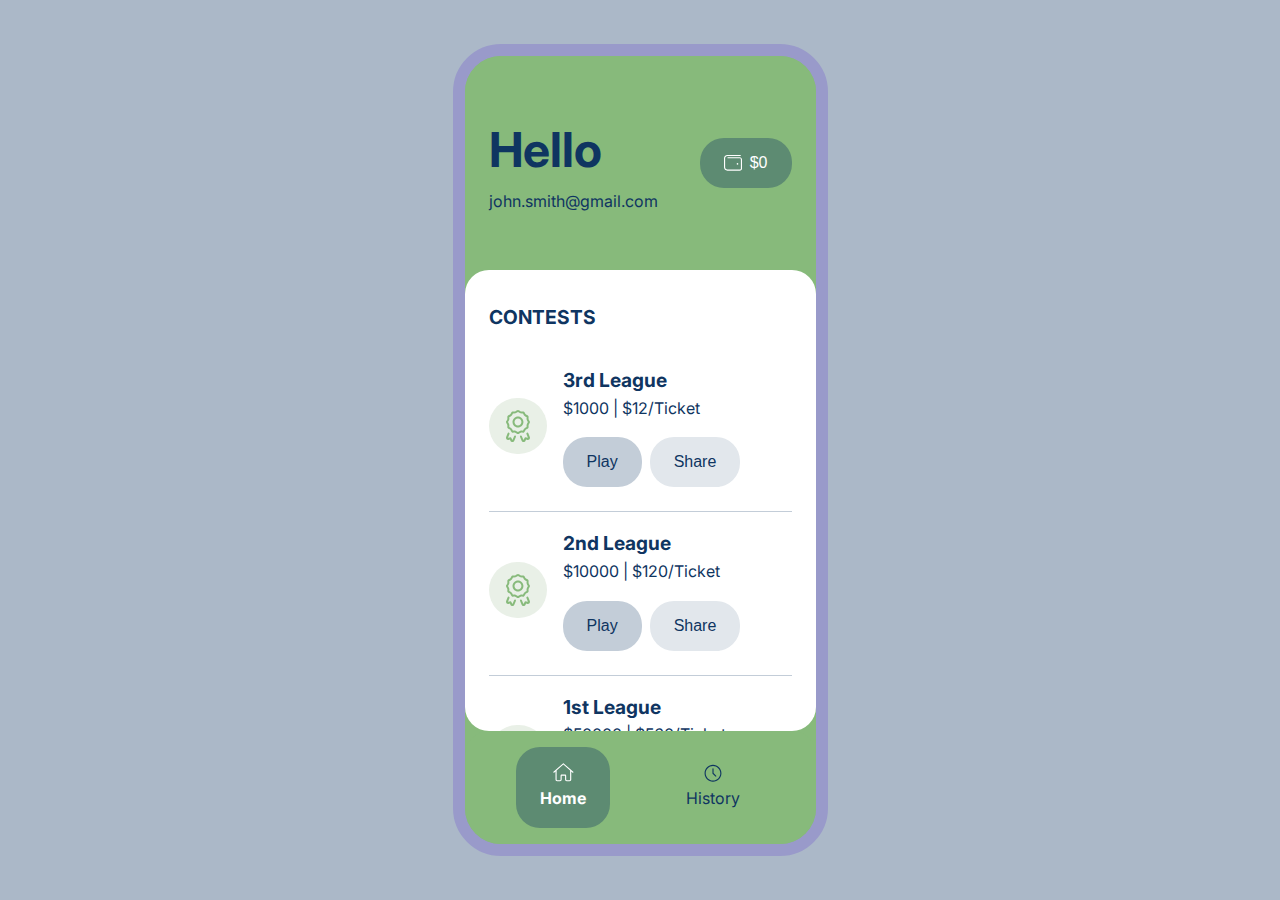
<file: App-1/index.html>
<!DOCTYPE html>
<html lang="en">
    <head>
        <meta charset="UTF-8" />
        <meta http-equiv="X-UA-Compatible" content="IE=edge" />
        <meta name="viewport" content="width=device-width, initial-scale=1.0" />
        <link rel="stylesheet" href="./style.css">
        <title>App-1</title>
    </head>

    <body>
        <main class="app">
            <header class="appbar appbar--hero">
                <div class="appbar__title">
                    <h1 class="appbar__title-text">Hello</h1>
                    <p>john.smith@gmail.com</p>
                </div>
                <div class="appbar__controls-right">
                    <button class="button">
                        <svg width="18" height="17" viewBox="0 0 18 17" fill="none" xmlns="http://www.w3.org/2000/svg">
                            <path
                                d="M15.75 3.125H3.9375C3.62109 3.125 3.375 3.40625 3.375 3.6875C3.375 4.00391 3.62109 4.25 3.9375 4.25H15.75C16.3477 4.25 16.875 4.77734 16.875 5.375V14.375C16.875 15.0078 16.3477 15.5 15.75 15.5H3.375C2.10938 15.5 1.125 14.5156 1.125 13.25V4.25C1.125 3.01953 2.10938 2 3.375 2H16.3125C16.5938 2 16.875 1.75391 16.875 1.4375C16.875 1.15625 16.5938 0.875 16.3125 0.875H3.375C1.47656 0.875 0 2.38672 0 4.25V13.25C0 15.1484 1.47656 16.625 3.375 16.625H15.75C16.9805 16.625 18 15.6406 18 14.375V5.375C18 4.14453 16.9805 3.125 15.75 3.125ZM14.3438 9.875C14.3438 9.41797 13.957 9.03125 13.5 9.03125C13.0078 9.03125 12.6562 9.41797 12.6562 9.875C12.6562 10.3672 13.0078 10.7188 13.5 10.7188C13.957 10.7188 14.3438 10.3672 14.3438 9.875Z"
                                fill="white"
                            />
                        </svg>
                        $0
                    </button>
                </div>
            </header>
            <section class="content backdrop scrollview">
                <div class="list">
                    <h2 class="list__title">CONTESTS</h2>
                    <a class="list__item">
                        <svg class="list__icon" width="58" height="56" viewBox="0 0 58 56" fill="none" xmlns="http://www.w3.org/2000/svg">
                            <rect width="58" height="56" rx="28" fill="#E9F0E7" />
                            <path
                                d="M35 34.4375C35.8125 33.9375 36.0625 32.5625 36.75 31.8125C37.5 31.125 38.875 30.9375 39.375 30.0625C39.875 29.1875 39.375 27.875 39.625 26.875C39.875 25.9375 40.9375 25.0625 40.9375 24C40.9375 23 39.875 22.125 39.625 21.1875C39.375 20.1875 39.875 18.875 39.375 18C38.875 17.1875 37.5 16.9375 36.75 16.25C36.0625 15.5 35.875 14.125 35 13.625C34.125 13.125 32.8125 13.625 31.8125 13.375C30.875 13.125 30 12 29 12C27.9375 12 27.0625 13.125 26.125 13.375C25.125 13.625 23.8125 13.125 22.9375 13.625C22.125 14.125 21.875 15.5 21.1875 16.25C20.4375 16.9375 19.0625 17.125 18.5625 18C18.0625 18.875 18.5625 20.1875 18.3125 21.1875C18.0625 22.125 17 23 17 24C17 25.0625 18.0625 25.9375 18.3125 26.875C18.5625 27.875 18.0625 29.1875 18.5625 30.0625C19.0625 30.875 20.4375 31.125 21.1875 31.8125C21.875 32.5625 22.0625 33.9375 22.9375 34.4375C23.8125 34.9375 25.125 34.4375 26.125 34.6875C27.0625 34.9375 27.9375 36 29 36C30 36 30.875 34.9375 31.8125 34.6875C32.8125 34.4375 34.125 34.9375 35 34.4375ZM28.9375 34C28.4375 33.75 27.6875 33.0625 26.625 32.75C25.5625 32.5 24.5625 32.6875 24 32.6875C23.6875 32.1875 23.3125 31.1875 22.5625 30.4375C21.8125 29.6875 20.8125 29.3125 20.3125 29C20.3125 28.4375 20.5 27.4375 20.25 26.375C19.9375 25.3125 19.25 24.5625 19 24C19.25 23.5 19.9375 22.75 20.25 21.6875C20.5 20.625 20.3125 19.625 20.3125 19.0625C20.8125 18.75 21.8125 18.375 22.5625 17.625C23.3125 16.875 23.6875 15.875 24 15.375C24.5625 15.375 25.5625 15.5625 26.625 15.3125C27.6875 15 28.4375 14.3125 29 14.0625C29.5 14.3125 30.25 15 31.3125 15.3125C32.375 15.5625 33.375 15.375 33.9375 15.375C34.25 15.875 34.625 16.875 35.375 17.625C36.125 18.375 37.125 18.75 37.625 19.0625C37.625 19.625 37.4375 20.625 37.6875 21.6875C38 22.75 38.6875 23.5 38.9375 24.0625C38.6875 24.5625 38 25.3125 37.6875 26.375C37.4375 27.375 37.625 28.4375 37.625 29C37.125 29.3125 36.125 29.6875 35.375 30.4375C34.625 31.1875 34.25 32.1875 33.9375 32.6875C33.375 32.6875 32.375 32.5 31.3125 32.75C30.25 33.0625 29.5 33.75 28.9375 34ZM34.4375 24C34.4375 21 32 18.5 29 18.5C25.9375 18.5 23.5 21 23.5 24C23.5 27.0625 25.9375 29.5 29 29.5C32 29.5 34.4375 27.0625 34.4375 24ZM29 27.5C27.0625 27.5 25.5 25.9375 25.5 24C25.5 22.125 27.0625 20.5 29 20.5C30.875 20.5 32.4375 22.125 32.4375 24C32.4375 25.9375 30.875 27.5 29 27.5ZM39.3125 35.1875C39.125 34.625 38.5 34.375 38 34.625C37.5 34.8125 37.25 35.375 37.4375 35.875L38.9375 39.75L36 39.3125L34.4375 41.9375L32.875 38.125C32.6875 37.625 32.125 37.375 31.5625 37.5625C31.0625 37.8125 30.8125 38.375 31.0625 38.875L32.625 42.6875C32.9375 43.5 33.625 44 34.5625 44C35.375 44 36.0625 43.5625 36.4375 42.875L37.0625 41.5625L38.4375 41.875C39.1875 42 40 41.75 40.5 41.125C41 40.5625 41.125 39.6875 40.8125 39L39.3125 35.1875ZM26.375 37.5625C25.8125 37.375 25.25 37.625 25.0625 38.125L23.5 41.9375L21.9375 39.3125L19 39.75L20.5 35.875C20.6875 35.375 20.4375 34.8125 19.9375 34.625C19.4375 34.375 18.8125 34.625 18.625 35.1875L17.125 39C16.8125 39.6875 16.9375 40.5625 17.4375 41.125C17.9375 41.75 18.75 42 19.5 41.875L20.875 41.5625L21.5 42.875C21.875 43.5625 22.5625 44 23.4375 44C24.3125 44 25 43.5 25.3125 42.6875L26.875 38.875C27.125 38.375 26.875 37.8125 26.375 37.5625Z"
                                fill="#87BA7B"
                            />
                        </svg>
                        <div class="list__details">
                            <h2>3rd League</h2>
                            <p>$1000 | $12/Ticket</p>
                            <div class="list__item-footer">
                                <button class="button button--secondary">Play</button>
                                <button class="button button--tertiary">Share</button>
                            </div>
                        </div>
                    </a>
                    <a class="list__item">
                        <svg class="list__icon" width="58" height="56" viewBox="0 0 58 56" fill="none" xmlns="http://www.w3.org/2000/svg">
                            <rect width="58" height="56" rx="28" fill="#E9F0E7" />
                            <path
                                d="M35 34.4375C35.8125 33.9375 36.0625 32.5625 36.75 31.8125C37.5 31.125 38.875 30.9375 39.375 30.0625C39.875 29.1875 39.375 27.875 39.625 26.875C39.875 25.9375 40.9375 25.0625 40.9375 24C40.9375 23 39.875 22.125 39.625 21.1875C39.375 20.1875 39.875 18.875 39.375 18C38.875 17.1875 37.5 16.9375 36.75 16.25C36.0625 15.5 35.875 14.125 35 13.625C34.125 13.125 32.8125 13.625 31.8125 13.375C30.875 13.125 30 12 29 12C27.9375 12 27.0625 13.125 26.125 13.375C25.125 13.625 23.8125 13.125 22.9375 13.625C22.125 14.125 21.875 15.5 21.1875 16.25C20.4375 16.9375 19.0625 17.125 18.5625 18C18.0625 18.875 18.5625 20.1875 18.3125 21.1875C18.0625 22.125 17 23 17 24C17 25.0625 18.0625 25.9375 18.3125 26.875C18.5625 27.875 18.0625 29.1875 18.5625 30.0625C19.0625 30.875 20.4375 31.125 21.1875 31.8125C21.875 32.5625 22.0625 33.9375 22.9375 34.4375C23.8125 34.9375 25.125 34.4375 26.125 34.6875C27.0625 34.9375 27.9375 36 29 36C30 36 30.875 34.9375 31.8125 34.6875C32.8125 34.4375 34.125 34.9375 35 34.4375ZM28.9375 34C28.4375 33.75 27.6875 33.0625 26.625 32.75C25.5625 32.5 24.5625 32.6875 24 32.6875C23.6875 32.1875 23.3125 31.1875 22.5625 30.4375C21.8125 29.6875 20.8125 29.3125 20.3125 29C20.3125 28.4375 20.5 27.4375 20.25 26.375C19.9375 25.3125 19.25 24.5625 19 24C19.25 23.5 19.9375 22.75 20.25 21.6875C20.5 20.625 20.3125 19.625 20.3125 19.0625C20.8125 18.75 21.8125 18.375 22.5625 17.625C23.3125 16.875 23.6875 15.875 24 15.375C24.5625 15.375 25.5625 15.5625 26.625 15.3125C27.6875 15 28.4375 14.3125 29 14.0625C29.5 14.3125 30.25 15 31.3125 15.3125C32.375 15.5625 33.375 15.375 33.9375 15.375C34.25 15.875 34.625 16.875 35.375 17.625C36.125 18.375 37.125 18.75 37.625 19.0625C37.625 19.625 37.4375 20.625 37.6875 21.6875C38 22.75 38.6875 23.5 38.9375 24.0625C38.6875 24.5625 38 25.3125 37.6875 26.375C37.4375 27.375 37.625 28.4375 37.625 29C37.125 29.3125 36.125 29.6875 35.375 30.4375C34.625 31.1875 34.25 32.1875 33.9375 32.6875C33.375 32.6875 32.375 32.5 31.3125 32.75C30.25 33.0625 29.5 33.75 28.9375 34ZM34.4375 24C34.4375 21 32 18.5 29 18.5C25.9375 18.5 23.5 21 23.5 24C23.5 27.0625 25.9375 29.5 29 29.5C32 29.5 34.4375 27.0625 34.4375 24ZM29 27.5C27.0625 27.5 25.5 25.9375 25.5 24C25.5 22.125 27.0625 20.5 29 20.5C30.875 20.5 32.4375 22.125 32.4375 24C32.4375 25.9375 30.875 27.5 29 27.5ZM39.3125 35.1875C39.125 34.625 38.5 34.375 38 34.625C37.5 34.8125 37.25 35.375 37.4375 35.875L38.9375 39.75L36 39.3125L34.4375 41.9375L32.875 38.125C32.6875 37.625 32.125 37.375 31.5625 37.5625C31.0625 37.8125 30.8125 38.375 31.0625 38.875L32.625 42.6875C32.9375 43.5 33.625 44 34.5625 44C35.375 44 36.0625 43.5625 36.4375 42.875L37.0625 41.5625L38.4375 41.875C39.1875 42 40 41.75 40.5 41.125C41 40.5625 41.125 39.6875 40.8125 39L39.3125 35.1875ZM26.375 37.5625C25.8125 37.375 25.25 37.625 25.0625 38.125L23.5 41.9375L21.9375 39.3125L19 39.75L20.5 35.875C20.6875 35.375 20.4375 34.8125 19.9375 34.625C19.4375 34.375 18.8125 34.625 18.625 35.1875L17.125 39C16.8125 39.6875 16.9375 40.5625 17.4375 41.125C17.9375 41.75 18.75 42 19.5 41.875L20.875 41.5625L21.5 42.875C21.875 43.5625 22.5625 44 23.4375 44C24.3125 44 25 43.5 25.3125 42.6875L26.875 38.875C27.125 38.375 26.875 37.8125 26.375 37.5625Z"
                                fill="#87BA7B"
                            />
                        </svg>
                        <div class="list__details">
                            <h2>2nd League</h2>
                            <p>$10000 | $120/Ticket</p>
                            <div class="list__item-footer">
                                <button class="button button--secondary">Play</button>
                                <button class="button button--tertiary">Share</button>
                            </div>
                        </div>
                    </a>
                    <a class="list__item">
                        <svg class="list__icon" width="58" height="56" viewBox="0 0 58 56" fill="none" xmlns="http://www.w3.org/2000/svg">
                            <rect width="58" height="56" rx="28" fill="#E9F0E7" />
                            <path
                                d="M35 34.4375C35.8125 33.9375 36.0625 32.5625 36.75 31.8125C37.5 31.125 38.875 30.9375 39.375 30.0625C39.875 29.1875 39.375 27.875 39.625 26.875C39.875 25.9375 40.9375 25.0625 40.9375 24C40.9375 23 39.875 22.125 39.625 21.1875C39.375 20.1875 39.875 18.875 39.375 18C38.875 17.1875 37.5 16.9375 36.75 16.25C36.0625 15.5 35.875 14.125 35 13.625C34.125 13.125 32.8125 13.625 31.8125 13.375C30.875 13.125 30 12 29 12C27.9375 12 27.0625 13.125 26.125 13.375C25.125 13.625 23.8125 13.125 22.9375 13.625C22.125 14.125 21.875 15.5 21.1875 16.25C20.4375 16.9375 19.0625 17.125 18.5625 18C18.0625 18.875 18.5625 20.1875 18.3125 21.1875C18.0625 22.125 17 23 17 24C17 25.0625 18.0625 25.9375 18.3125 26.875C18.5625 27.875 18.0625 29.1875 18.5625 30.0625C19.0625 30.875 20.4375 31.125 21.1875 31.8125C21.875 32.5625 22.0625 33.9375 22.9375 34.4375C23.8125 34.9375 25.125 34.4375 26.125 34.6875C27.0625 34.9375 27.9375 36 29 36C30 36 30.875 34.9375 31.8125 34.6875C32.8125 34.4375 34.125 34.9375 35 34.4375ZM28.9375 34C28.4375 33.75 27.6875 33.0625 26.625 32.75C25.5625 32.5 24.5625 32.6875 24 32.6875C23.6875 32.1875 23.3125 31.1875 22.5625 30.4375C21.8125 29.6875 20.8125 29.3125 20.3125 29C20.3125 28.4375 20.5 27.4375 20.25 26.375C19.9375 25.3125 19.25 24.5625 19 24C19.25 23.5 19.9375 22.75 20.25 21.6875C20.5 20.625 20.3125 19.625 20.3125 19.0625C20.8125 18.75 21.8125 18.375 22.5625 17.625C23.3125 16.875 23.6875 15.875 24 15.375C24.5625 15.375 25.5625 15.5625 26.625 15.3125C27.6875 15 28.4375 14.3125 29 14.0625C29.5 14.3125 30.25 15 31.3125 15.3125C32.375 15.5625 33.375 15.375 33.9375 15.375C34.25 15.875 34.625 16.875 35.375 17.625C36.125 18.375 37.125 18.75 37.625 19.0625C37.625 19.625 37.4375 20.625 37.6875 21.6875C38 22.75 38.6875 23.5 38.9375 24.0625C38.6875 24.5625 38 25.3125 37.6875 26.375C37.4375 27.375 37.625 28.4375 37.625 29C37.125 29.3125 36.125 29.6875 35.375 30.4375C34.625 31.1875 34.25 32.1875 33.9375 32.6875C33.375 32.6875 32.375 32.5 31.3125 32.75C30.25 33.0625 29.5 33.75 28.9375 34ZM34.4375 24C34.4375 21 32 18.5 29 18.5C25.9375 18.5 23.5 21 23.5 24C23.5 27.0625 25.9375 29.5 29 29.5C32 29.5 34.4375 27.0625 34.4375 24ZM29 27.5C27.0625 27.5 25.5 25.9375 25.5 24C25.5 22.125 27.0625 20.5 29 20.5C30.875 20.5 32.4375 22.125 32.4375 24C32.4375 25.9375 30.875 27.5 29 27.5ZM39.3125 35.1875C39.125 34.625 38.5 34.375 38 34.625C37.5 34.8125 37.25 35.375 37.4375 35.875L38.9375 39.75L36 39.3125L34.4375 41.9375L32.875 38.125C32.6875 37.625 32.125 37.375 31.5625 37.5625C31.0625 37.8125 30.8125 38.375 31.0625 38.875L32.625 42.6875C32.9375 43.5 33.625 44 34.5625 44C35.375 44 36.0625 43.5625 36.4375 42.875L37.0625 41.5625L38.4375 41.875C39.1875 42 40 41.75 40.5 41.125C41 40.5625 41.125 39.6875 40.8125 39L39.3125 35.1875ZM26.375 37.5625C25.8125 37.375 25.25 37.625 25.0625 38.125L23.5 41.9375L21.9375 39.3125L19 39.75L20.5 35.875C20.6875 35.375 20.4375 34.8125 19.9375 34.625C19.4375 34.375 18.8125 34.625 18.625 35.1875L17.125 39C16.8125 39.6875 16.9375 40.5625 17.4375 41.125C17.9375 41.75 18.75 42 19.5 41.875L20.875 41.5625L21.5 42.875C21.875 43.5625 22.5625 44 23.4375 44C24.3125 44 25 43.5 25.3125 42.6875L26.875 38.875C27.125 38.375 26.875 37.8125 26.375 37.5625Z"
                                fill="#87BA7B"
                            />
                        </svg>
                        <div class="list__details">
                            <h2>1st League</h2>
                            <p>$50000 | $560/Ticket</p>
                            <div class="list__item-footer">
                                <button class="button button--secondary">Play</button>
                                <button class="button button--tertiary">Share</button>
                            </div>
                        </div>
                    </a>
                </div>
            </section>
            <nav class="navigation">
                <a class="navigation__item navigation--item-current">
                    <svg class="navigation__item-icon" width="21" height="19" viewBox="0 0 21 19" fill="none" xmlns="http://www.w3.org/2000/svg">
                        <path
                            d="M20.5 9.28516C20.5 9.10938 20.4297 8.96875 20.2891 8.82812L10.7266 0.390625C10.6211 0.320312 10.4805 0.285156 10.375 0.285156C10.2344 0.285156 10.0938 0.320312 9.98828 0.390625L0.425781 8.82812C0.285156 8.96875 0.25 9.10938 0.25 9.28516C0.25 9.56641 0.496094 9.8125 0.8125 9.8125C0.917969 9.8125 1.05859 9.77734 1.16406 9.67188L2.5 8.51172V16.5625C2.5 17.5117 3.23828 18.25 4.1875 18.25H7C7.91406 18.25 8.6875 17.5117 8.6875 16.5625V12.625H12.0625V16.5625C12.0625 17.5117 12.8008 18.25 13.75 18.25H16.5625C17.4766 18.25 18.25 17.5117 18.25 16.5625V8.51172L19.5508 9.67188C19.6562 9.77734 19.7969 9.8125 19.9375 9.8125C20.2188 9.8125 20.5 9.56641 20.5 9.28516ZM17.125 7.5625V16.5625C17.125 16.8789 16.8438 17.125 16.5625 17.125H13.75C13.4336 17.125 13.1875 16.8789 13.1875 16.5625V12.625C13.1875 12.0273 12.6602 11.5 12.0625 11.5H8.6875C8.05469 11.5 7.5625 12.0273 7.5625 12.625V16.5625C7.5625 16.8789 7.28125 17.125 7 17.125H4.1875C3.87109 17.125 3.625 16.8789 3.625 16.5625V7.5625C3.625 7.5625 3.58984 7.5625 3.58984 7.52734L10.375 1.58594L17.125 7.52734C17.125 7.5625 17.125 7.5625 17.125 7.5625Z"
                            fill="white"
                        />
                    </svg>
                    <p class="navigation__item-label">Home</p>
                </a>
                <a class="navigation__item">
                    <svg class="navigation__item-icon" width="18" height="18" viewBox="0 0 18 18" fill="none" xmlns="http://www.w3.org/2000/svg">
                        <path
                            d="M9 0.8125C4.32422 0.8125 0.5625 4.60938 0.5625 9.25C0.5625 13.9258 4.32422 17.6875 9 17.6875C13.6406 17.6875 17.4375 13.9258 17.4375 9.25C17.4375 4.60938 13.6406 0.8125 9 0.8125ZM9 16.5625C4.95703 16.5625 1.6875 13.293 1.6875 9.25C1.6875 5.24219 4.95703 1.9375 9 1.9375C13.0078 1.9375 16.3125 5.24219 16.3125 9.25C16.3125 13.293 13.0078 16.5625 9 16.5625ZM9.5625 9.03906V4.75C9.5625 4.46875 9.28125 4.1875 9 4.1875C8.68359 4.1875 8.4375 4.46875 8.4375 4.75V9.25C8.4375 9.42578 8.47266 9.56641 8.57812 9.67188L11.3906 12.4844C11.4961 12.5898 11.6367 12.625 11.8125 12.625C11.9531 12.625 12.0938 12.5898 12.1992 12.4844C12.4102 12.2734 12.4102 11.8867 12.1992 11.6758L9.5625 9.03906Z"
                            fill="#0F3561"
                        />
                    </svg>

                    <p class="navigation__item-label">History</p>
                </a>
            </nav>
        </main>
    </body>
</html>
</file>
<file: App-1/style.css>
@import url("https://fonts.googleapis.com/css2?family=Inter:wght@400;500;700&family=Poppins:wght@300;400;700&display=swap");

* {
    box-sizing: border-box;
}

h1,
h2,
h3,
h4,
h5,
p {
    margin: 0;
    padding: 0;
}

h1 {
    font-size: 3em;
    font-weight: 700;
}

h2 {
    font-size: 1.2em;
    font-weight: 700;
}

body,
html {
    padding: 0;
    margin: 0;
    height: 100%;
}

body {
    /* needed for demo only */
    display: flex;
    justify-content: center;
    align-items: center;
    /* needed for demo only */
    height: 100%;
    background-color: #abb8c8;
    font: 16px "Inter", sans-serif;
    line-height: 1.6;
    color: #0f3561;
}

.app {
    /* needed for demo only */
    margin: auto;
    width: 375px;
    height: 812px;
    border: 12px solid #999aca;
    border-radius: 48px;
    overflow: hidden;
    /* needed for demo only */
    display: grid;
    position: relative;
    grid-template-rows: auto 1fr auto;
    grid-template-columns: 100%;
    grid-template-areas: "appbar""content""tabbar";
    background-color: #87ba7b;
}

.appbar {
    display: grid;
    grid-area: appbar;
    grid-template-areas: "controls-left title controls-right";
    grid-template-columns: auto 1fr auto;
    align-items: center;
    gap: 16px;
    padding: 12px 24px;
}

.appbar__controls-left {
    grid-area: controls-left;
}

.appbar__title {
    grid-area: title;
}

.appbar__title-text {
    font-size: 1.2em;
}

.appbar__controls-right {
    grid-area: controls-right;
}

.appbar--hero {
    padding: 56px 24px;
    background-color: #87ba7b;
    grid-template-areas: "title title controls-right";
}

.appbar--hero .appbar__title-text {
    font-size: 3em;
}

.content {
    grid-area: content;
    height: 100%;
    padding: 32px 24px;
    background-color: #ffffff;
}

.scrollview {
    overflow: auto;
    -ms-overflow-style: none;
    /* IE and Edge */
    scrollbar-width: none;
    /* Firefox */
}

.scrollview::-webkit-scrollbar {
    width: 0px;
}

.backdrop {
    border-radius: 24px;
}

.list__item {
    display: flex;
    gap: 16px;
    align-items: center;
    padding: 16px 0 24px;
    border-bottom: 1px solid #c3cdd8;
}

.list__item:last-child {
    border: none;
}

.list__item-footer {
    margin-top: 16px;
    display: flex;
    gap: 8px;
}

.list__title {
    margin-bottom: 16px;
}

.button {
    border: none;
    display: flex;
    gap: 8px;
    background-color: #5d8b72;
    padding: 16px 24px;
    font-weight: 500;
    font-size: 1em;
    border-radius: 24px;
    color: #ffffff;
    transition: ease-in 0.12s;
}

.button:active {
    background-color: #517e6f;
}

.button--secondary {
    color: #0f3561;
    background-color: #c3cdd8;
}

.button--secondary:active {
    background-color: #abb8c8;
}

.button--tertiary {
    color: #0f3561;
    background-color: #e2e7ec;
}

.button--tertiary:active {
    background-color: #cfd7df;
}

.navigation {
    display: flex;
    gap: 52px;
    justify-content: center;
    padding: 16px 64px;
    border-top-left-radius: 24px;
    border-top-right-radius: 24px;
    background-color: #87ba7b;
}

.navigation__item {
    display: flex;
    flex-direction: column;
    align-items: center;
    justify-content: center;
    gap: 4px;
    padding: 16px 24px;
    border-radius: 24px;
}

.navigation--item-current {
    background-color: #5d8b72;
    font-weight: 700;
    color: #ffffff;
}
</file>
